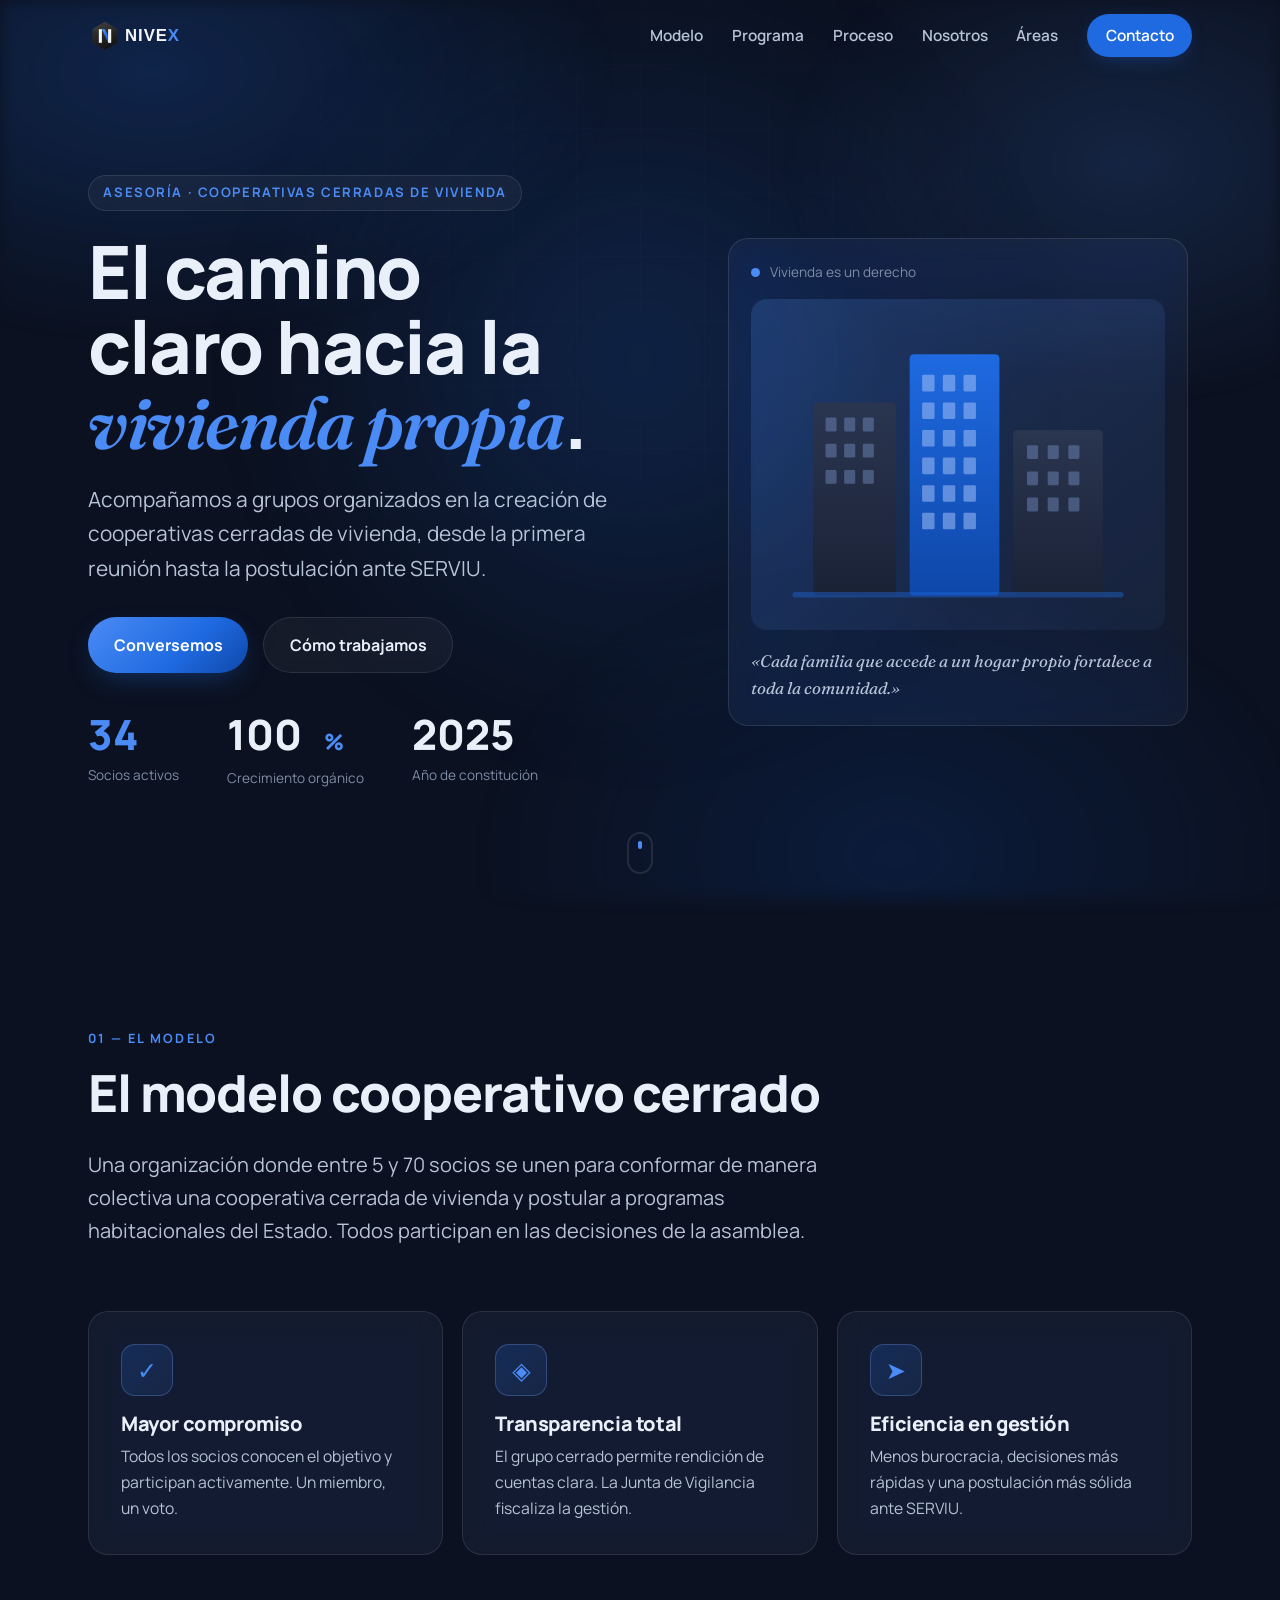
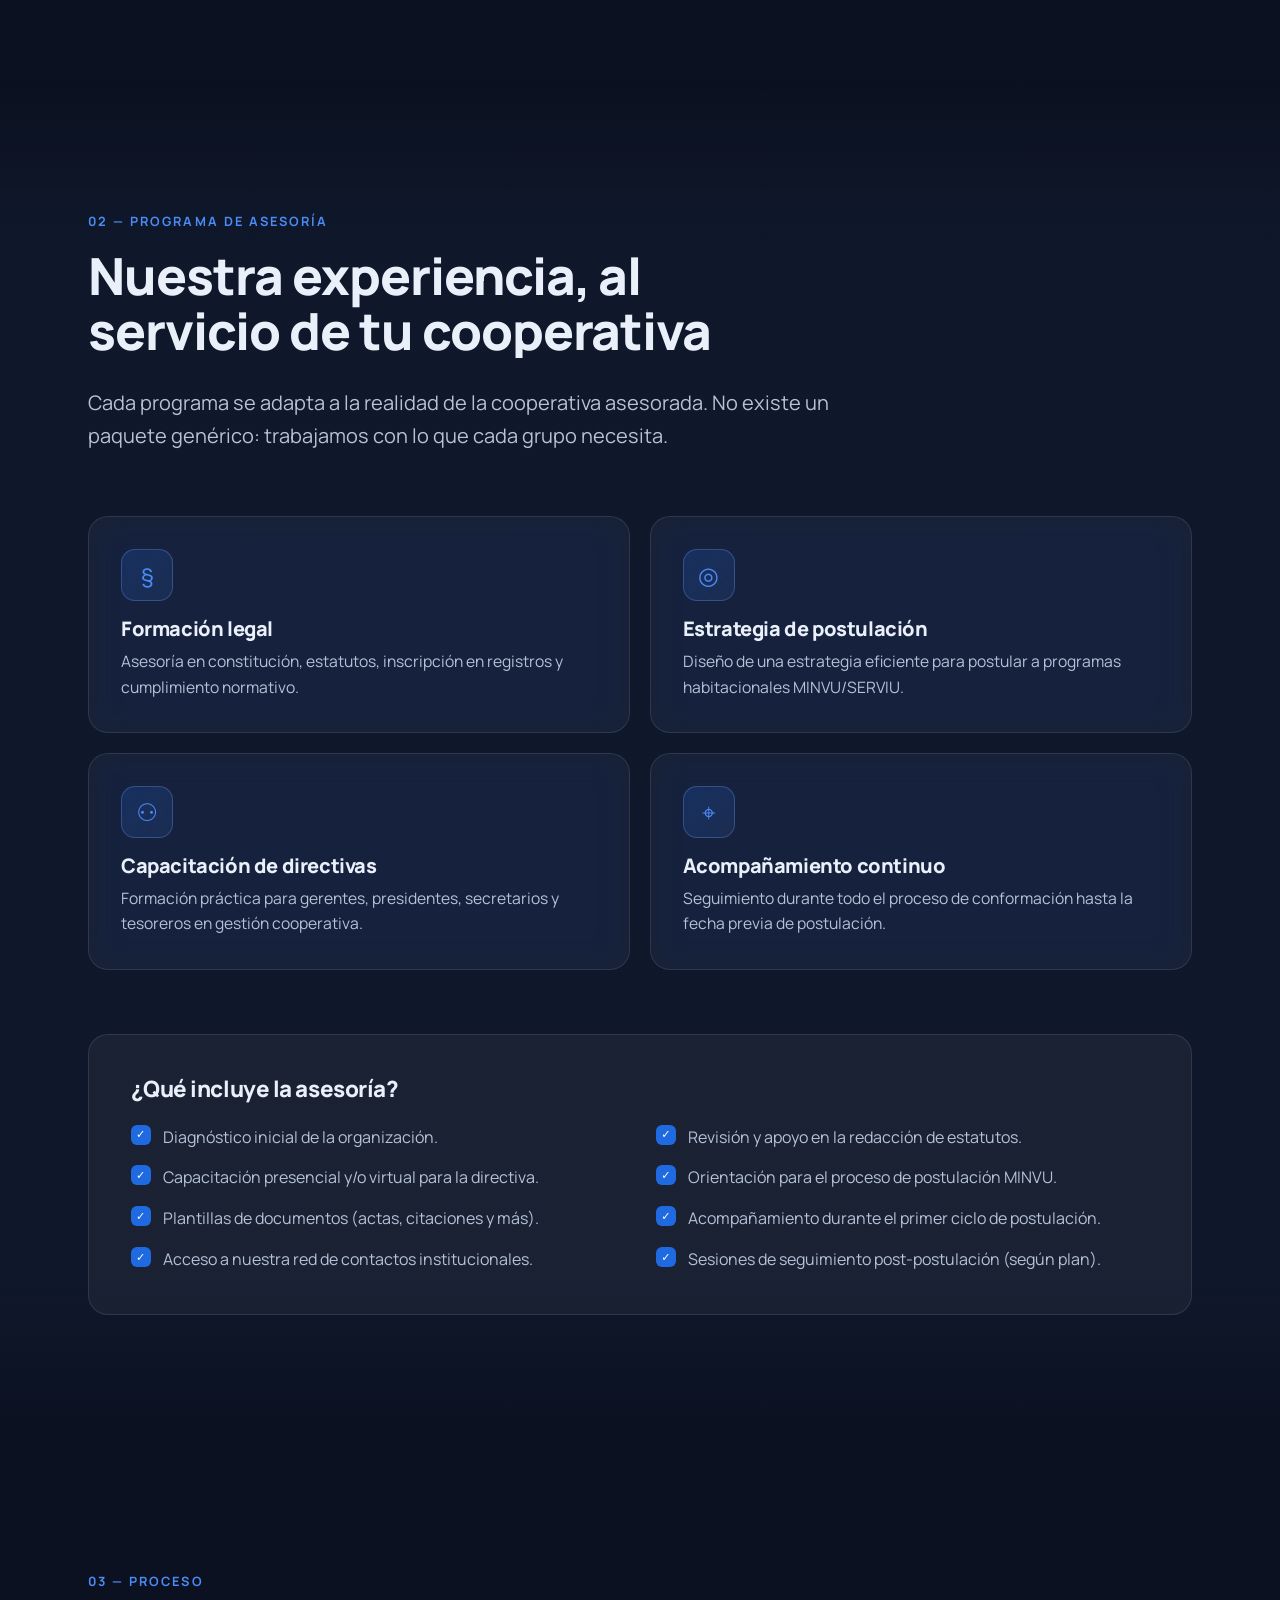
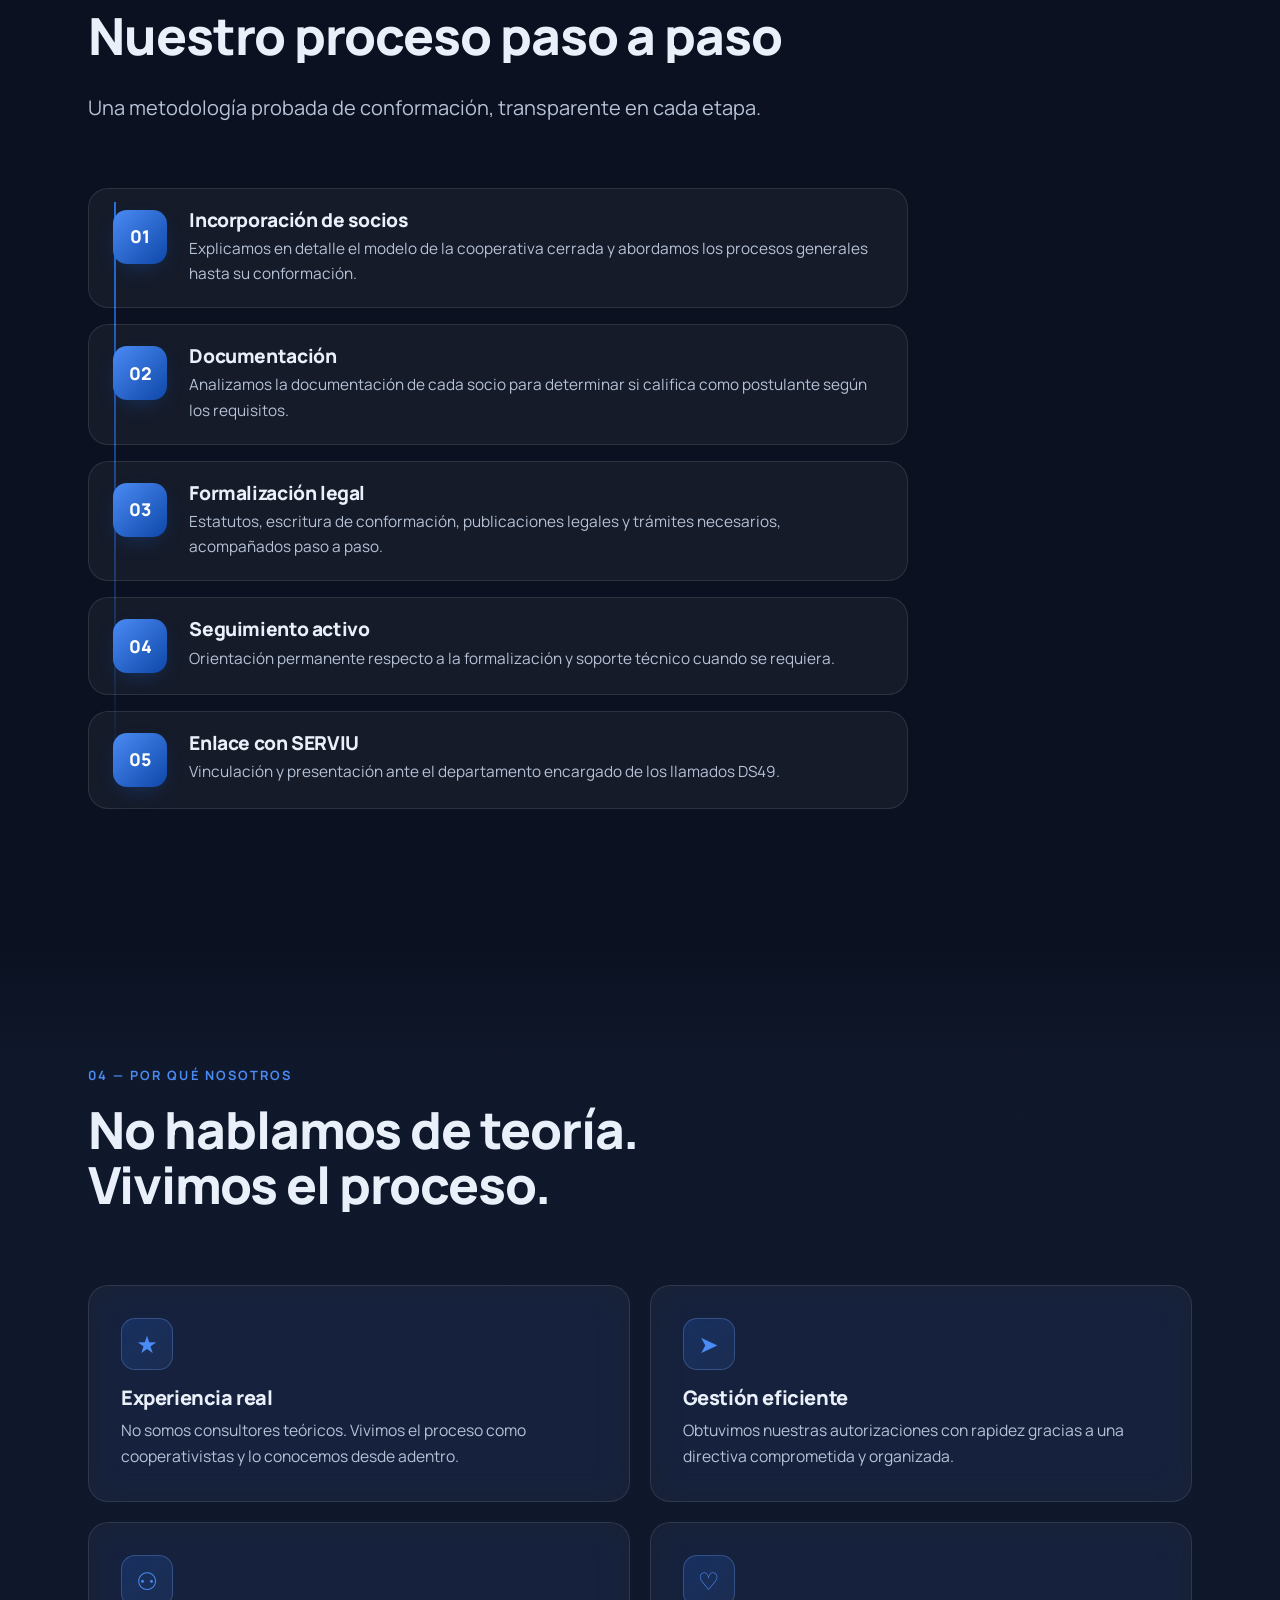
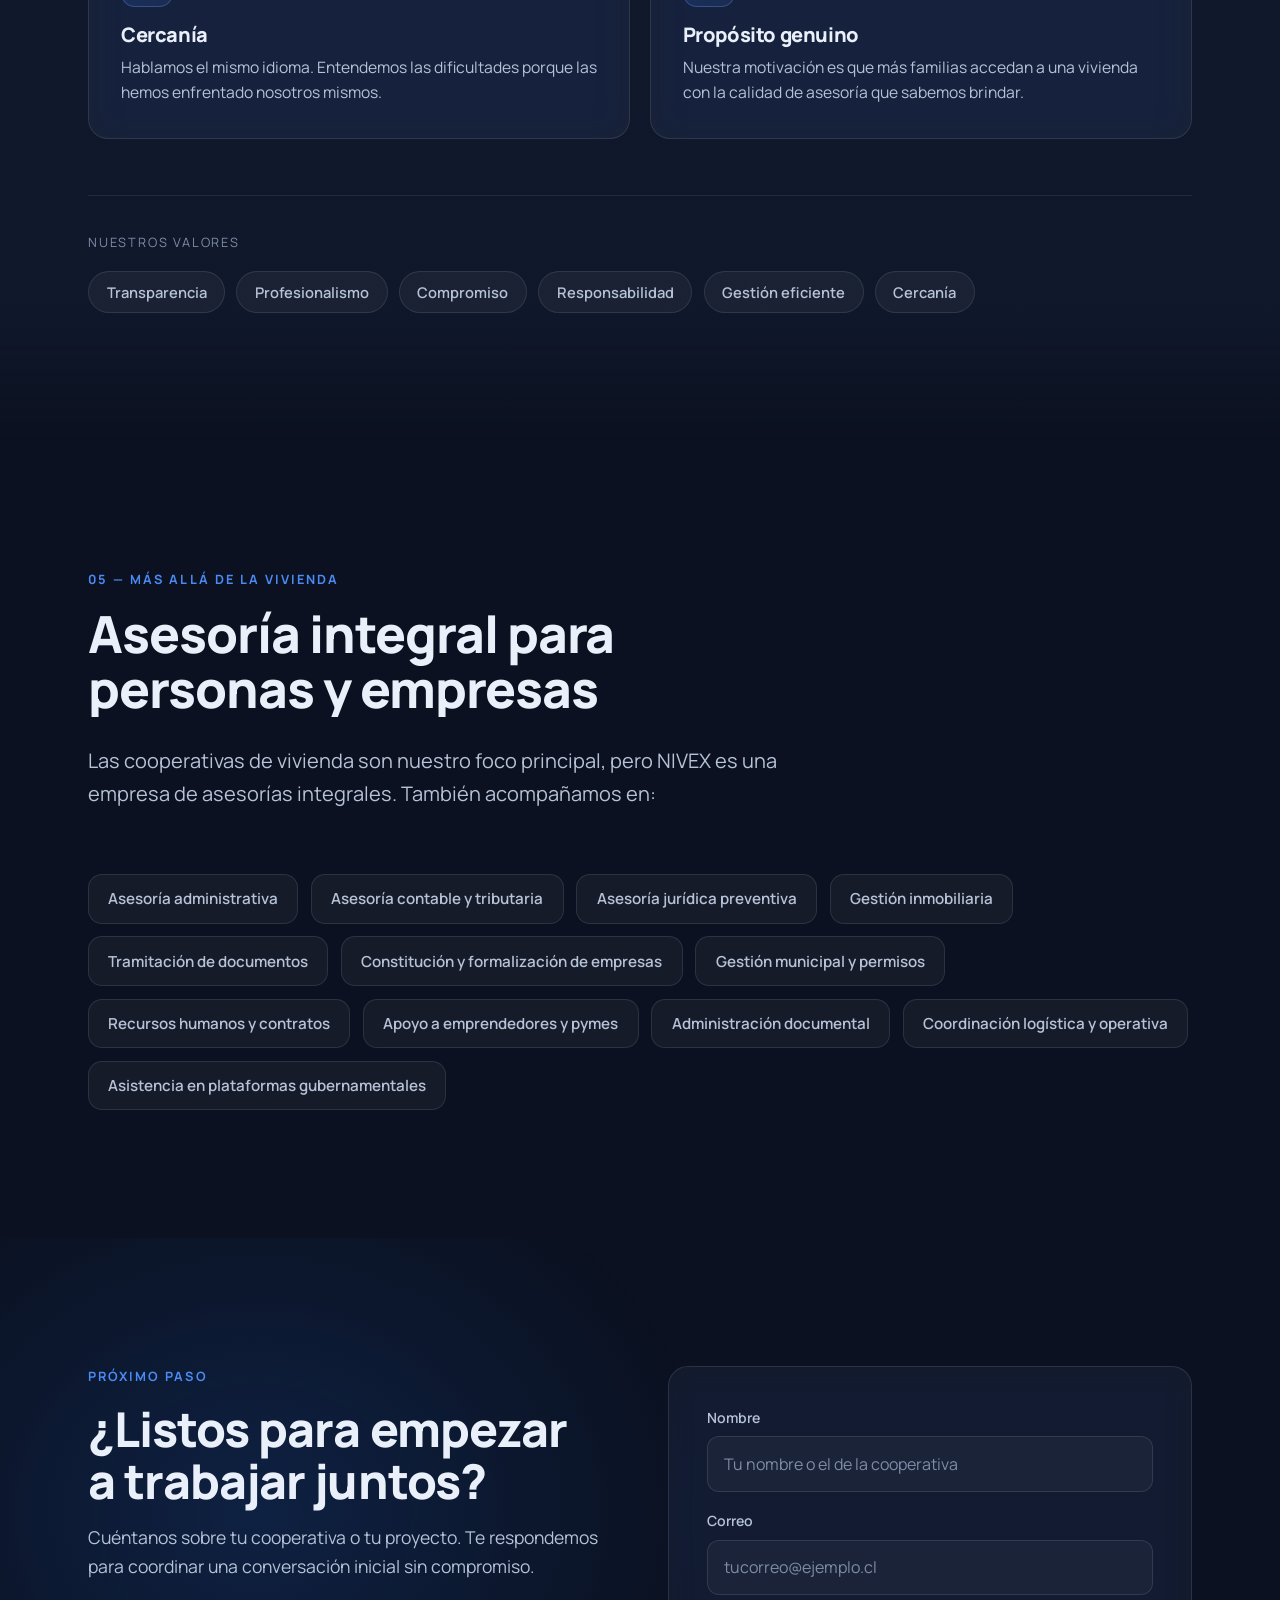
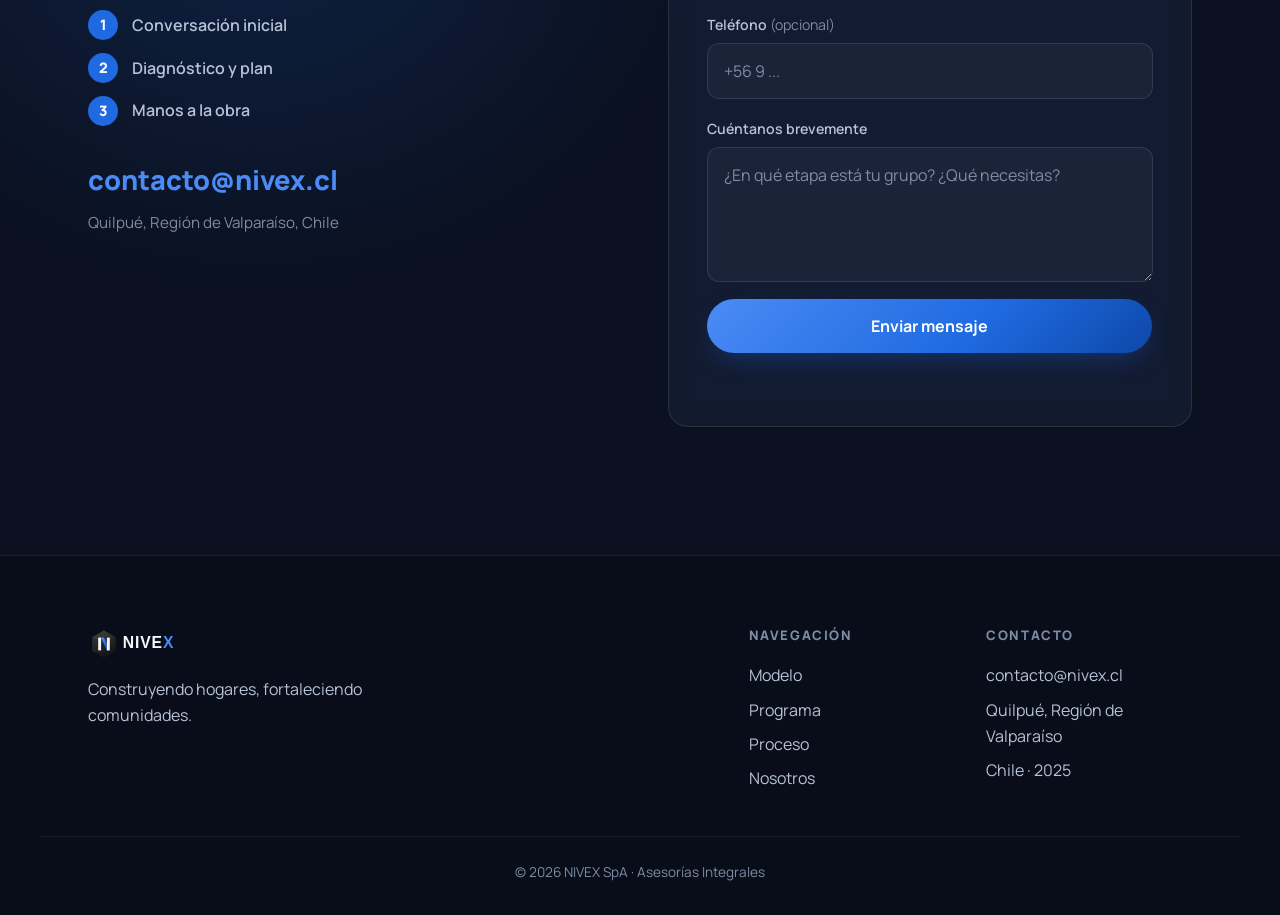
<file: nivex-site/index.html>
<!DOCTYPE html>
<html lang="es">
<head>
  <meta charset="UTF-8">
  <meta name="viewport" content="width=device-width, initial-scale=1.0">
  <title>NIVEX SpA — Asesoría para Cooperativas Cerradas de Vivienda</title>
  <meta name="description" content="NIVEX SpA acompaña a grupos organizados en la creación de cooperativas cerradas de vivienda en Chile: formación legal, estrategia de postulación SERVIU/MINVU y acompañamiento continuo.">
  <meta name="theme-color" content="#0E1422">

  <!-- Open Graph -->
  <meta property="og:title" content="NIVEX SpA — Asesoría para Cooperativas de Vivienda">
  <meta property="og:description" content="El camino claro hacia la vivienda propia. Asesoría integral para cooperativas cerradas de vivienda.">
  <meta property="og:type" content="website">
  <meta property="og:image" content="assets/img/logo-mark-512.png">

  <link rel="icon" href="assets/favicon.ico" sizes="any">
  <link rel="icon" href="assets/img/logo-mark.svg" type="image/svg+xml">
  <link rel="apple-touch-icon" href="assets/img/logo-mark-180.png">
  <link rel="manifest" href="site.webmanifest">

  <link rel="preconnect" href="https://fonts.googleapis.com">
  <link rel="preconnect" href="https://fonts.gstatic.com" crossorigin>
  <link rel="stylesheet" href="https://fonts.googleapis.com/css2?family=Manrope:wght@400;500;600;700;800&family=Fraunces:ital,opsz,wght@0,9..144,400;0,9..144,600;1,9..144,500;1,9..144,600&display=swap">

  <link rel="stylesheet" href="styles.css?v=20260609">
</head>
<body>
  <a class="skip-link" href="#main">Saltar al contenido</a>

  <!-- Splash -->
  <div class="splash" id="splash" aria-hidden="true">
    <div class="splash-mark">
      <img src="assets/img/logo-mark.svg" alt="" width="64" height="64">
      <span class="splash-word">NIVEX</span>
    </div>
  </div>

  <!-- background mesh -->
  <div class="bg-mesh" aria-hidden="true"></div>
  <div class="bg-grid" aria-hidden="true"></div>

  <!-- NAV -->
  <header class="nav" id="nav">
    <div class="nav-inner">
      <a href="#top" class="nav-logo" aria-label="NIVEX inicio">
        <img src="assets/img/logo-nivex-light.svg" alt="NIVEX SpA" height="34">
      </a>
      <nav class="nav-links" aria-label="Principal">
        <a href="#modelo">Modelo</a>
        <a href="#programa">Programa</a>
        <a href="#proceso">Proceso</a>
        <a href="#nosotros">Nosotros</a>
        <a href="#areas">Áreas</a>
        <a href="#contacto" class="nav-cta">Contacto</a>
      </nav>
      <button class="nav-toggle" id="navToggle" aria-label="Abrir menú" aria-expanded="false">
        <span></span><span></span><span></span>
      </button>
    </div>
    <nav class="nav-mobile" id="navMobile" aria-label="Móvil">
      <a href="#modelo">Modelo</a>
      <a href="#programa">Programa</a>
      <a href="#proceso">Proceso</a>
      <a href="#nosotros">Nosotros</a>
      <a href="#areas">Áreas</a>
      <a href="#contacto">Contacto</a>
    </nav>
  </header>

  <main id="main">

    <!-- HERO -->
    <section class="hero" id="top">
      <div class="hero-glow" aria-hidden="true"></div>
      <div class="container hero-inner">
        <div class="hero-copy">
          <p class="kicker reveal" data-edit="hero.kicker">Asesoría · Cooperativas Cerradas de Vivienda</p>
          <h1 class="hero-title reveal" data-edit-html="hero.title">El camino claro hacia la <em>vivienda propia</em>.</h1>
          <p class="hero-sub reveal" data-edit="hero.sub">Acompañamos a grupos organizados en la creación de cooperativas cerradas de vivienda, desde la primera reunión hasta la postulación ante SERVIU.</p>
          <div class="hero-actions reveal">
            <a href="#contacto" class="btn btn-primary" data-magnetic>Conversemos</a>
            <a href="#proceso" class="btn btn-ghost">Cómo trabajamos</a>
          </div>
          <div class="hero-stats reveal" data-stats>
            <div class="stat"><span class="stat-num" data-count-to="34">34</span><span class="stat-label">Socios activos</span></div>
            <div class="stat"><span class="stat-num" data-count-to="100">100</span><span class="stat-suffix">%</span><span class="stat-label">Crecimiento orgánico</span></div>
            <div class="stat"><span class="stat-num">2025</span><span class="stat-label">Año de constitución</span></div>
          </div>
        </div>

        <div class="hero-visual reveal">
          <div class="glass-panel hero-card">
            <div class="hero-card-top">
              <span class="hc-dot"></span>
              <span>Vivienda es un derecho</span>
            </div>
            <div class="hero-illu">
              <img src="assets/img/art-buildings.svg" alt="Ilustración de edificios habitacionales" loading="eager">
            </div>
            <p class="hero-card-quote">«Cada familia que accede a un hogar propio fortalece a toda la comunidad.»</p>
          </div>
        </div>
      </div>
      <a href="#modelo" class="scroll-hint" aria-label="Bajar">
        <span></span>
      </a>
    </section>

    <!-- MODELO -->
    <section class="section" id="modelo">
      <div class="container">
        <div class="section-head">
          <p class="eyebrow reveal">01 — El modelo</p>
          <h2 class="section-title reveal" data-split="lines">El modelo cooperativo cerrado</h2>
          <p class="section-lead reveal" data-edit="model.intro">Una organización donde entre 5 y 70 socios se unen para conformar de manera colectiva una cooperativa cerrada de vivienda y postular a programas habitacionales del Estado. Todos participan en las decisiones de la asamblea.</p>
        </div>
        <div class="cards-3" data-model>
          <article class="glass-card tilt reveal">
            <div class="card-icon">✓</div>
            <h3>Mayor compromiso</h3>
            <p>Todos los socios conocen el objetivo y participan activamente. Un miembro, un voto.</p>
          </article>
          <article class="glass-card tilt reveal">
            <div class="card-icon">◈</div>
            <h3>Transparencia total</h3>
            <p>El grupo cerrado permite rendición de cuentas clara. La Junta de Vigilancia fiscaliza la gestión.</p>
          </article>
          <article class="glass-card tilt reveal">
            <div class="card-icon">➤</div>
            <h3>Eficiencia en gestión</h3>
            <p>Menos burocracia, decisiones más rápidas y una postulación más sólida ante SERVIU.</p>
          </article>
        </div>
      </div>
    </section>

    <!-- PROGRAMA -->
    <section class="section section-alt" id="programa">
      <div class="container">
        <div class="section-head">
          <p class="eyebrow reveal">02 — Programa de asesoría</p>
          <h2 class="section-title reveal" data-split="lines">Nuestra experiencia, al servicio de tu cooperativa</h2>
          <p class="section-lead reveal">Cada programa se adapta a la realidad de la cooperativa asesorada. No existe un paquete genérico: trabajamos con lo que cada grupo necesita.</p>
        </div>
        <div class="cards-2" data-program>
          <article class="glass-card feature reveal"><div class="card-icon">§</div><h3>Formación legal</h3><p>Asesoría en constitución, estatutos, inscripción en registros y cumplimiento normativo.</p></article>
          <article class="glass-card feature reveal"><div class="card-icon">◎</div><h3>Estrategia de postulación</h3><p>Diseño de una estrategia eficiente para postular a programas habitacionales MINVU/SERVIU.</p></article>
          <article class="glass-card feature reveal"><div class="card-icon">⚇</div><h3>Capacitación de directivas</h3><p>Formación práctica para gerentes, presidentes, secretarios y tesoreros en gestión cooperativa.</p></article>
          <article class="glass-card feature reveal"><div class="card-icon">⌖</div><h3>Acompañamiento continuo</h3><p>Seguimiento durante todo el proceso de conformación hasta la fecha previa de postulación.</p></article>
        </div>

        <div class="includes reveal">
          <h3 class="includes-title">¿Qué incluye la asesoría?</h3>
          <ul class="includes-list" data-includes>
            <li>Diagnóstico inicial de la organización.</li>
            <li>Revisión y apoyo en la redacción de estatutos.</li>
            <li>Capacitación presencial y/o virtual para la directiva.</li>
            <li>Orientación para el proceso de postulación MINVU.</li>
            <li>Plantillas de documentos (actas, citaciones y más).</li>
            <li>Acompañamiento durante el primer ciclo de postulación.</li>
            <li>Acceso a nuestra red de contactos institucionales.</li>
            <li>Sesiones de seguimiento post-postulación (según plan).</li>
          </ul>
        </div>
      </div>
    </section>

    <!-- PROCESO -->
    <section class="section" id="proceso">
      <div class="container">
        <div class="section-head">
          <p class="eyebrow reveal">03 — Proceso</p>
          <h2 class="section-title reveal" data-split="lines">Nuestro proceso paso a paso</h2>
          <p class="section-lead reveal">Una metodología probada de conformación, transparente en cada etapa.</p>
        </div>
        <ol class="timeline" data-process>
          <li class="timeline-item reveal"><span class="tl-n">01</span><div class="tl-body"><h3>Incorporación de socios</h3><p>Explicamos en detalle el modelo de la cooperativa cerrada y abordamos los procesos generales hasta su conformación.</p></div></li>
          <li class="timeline-item reveal"><span class="tl-n">02</span><div class="tl-body"><h3>Documentación</h3><p>Analizamos la documentación de cada socio para determinar si califica como postulante según los requisitos.</p></div></li>
          <li class="timeline-item reveal"><span class="tl-n">03</span><div class="tl-body"><h3>Formalización legal</h3><p>Estatutos, escritura de conformación, publicaciones legales y trámites necesarios, acompañados paso a paso.</p></div></li>
          <li class="timeline-item reveal"><span class="tl-n">04</span><div class="tl-body"><h3>Seguimiento activo</h3><p>Orientación permanente respecto a la formalización y soporte técnico cuando se requiera.</p></div></li>
          <li class="timeline-item reveal"><span class="tl-n">05</span><div class="tl-body"><h3>Enlace con SERVIU</h3><p>Vinculación y presentación ante el departamento encargado de los llamados DS49.</p></div></li>
        </ol>
      </div>
    </section>

    <!-- NOSOTROS -->
    <section class="section section-alt" id="nosotros">
      <div class="container">
        <div class="section-head">
          <p class="eyebrow reveal">04 — Por qué nosotros</p>
          <h2 class="section-title reveal" data-split="lines">No hablamos de teoría. Vivimos el proceso.</h2>
        </div>
        <div class="cards-2 why-grid" data-why>
          <article class="glass-card why reveal"><div class="card-icon">★</div><h3>Experiencia real</h3><p>No somos consultores teóricos. Vivimos el proceso como cooperativistas y lo conocemos desde adentro.</p></article>
          <article class="glass-card why reveal"><div class="card-icon">➤</div><h3>Gestión eficiente</h3><p>Obtuvimos nuestras autorizaciones con rapidez gracias a una directiva comprometida y organizada.</p></article>
          <article class="glass-card why reveal"><div class="card-icon">⚇</div><h3>Cercanía</h3><p>Hablamos el mismo idioma. Entendemos las dificultades porque las hemos enfrentado nosotros mismos.</p></article>
          <article class="glass-card why reveal"><div class="card-icon">♡</div><h3>Propósito genuino</h3><p>Nuestra motivación es que más familias accedan a una vivienda con la calidad de asesoría que sabemos brindar.</p></article>
        </div>

        <div class="values reveal" data-values>
          <span class="values-label">Nuestros valores</span>
          <div class="values-list">
            <span>Transparencia</span><span>Profesionalismo</span><span>Compromiso</span><span>Responsabilidad</span><span>Gestión eficiente</span><span>Cercanía</span>
          </div>
        </div>
      </div>
    </section>

    <!-- ÁREAS -->
    <section class="section" id="areas">
      <div class="container">
        <div class="section-head">
          <p class="eyebrow reveal">05 — Más allá de la vivienda</p>
          <h2 class="section-title reveal" data-split="lines">Asesoría integral para personas y empresas</h2>
          <p class="section-lead reveal">Las cooperativas de vivienda son nuestro foco principal, pero NIVEX es una empresa de asesorías integrales. También acompañamos en:</p>
        </div>
        <div class="areas-grid" data-areas>
          <span class="area-chip reveal">Asesoría administrativa</span>
          <span class="area-chip reveal">Asesoría contable y tributaria</span>
          <span class="area-chip reveal">Asesoría jurídica preventiva</span>
          <span class="area-chip reveal">Gestión inmobiliaria</span>
          <span class="area-chip reveal">Tramitación de documentos</span>
          <span class="area-chip reveal">Constitución y formalización de empresas</span>
          <span class="area-chip reveal">Gestión municipal y permisos</span>
          <span class="area-chip reveal">Recursos humanos y contratos</span>
          <span class="area-chip reveal">Apoyo a emprendedores y pymes</span>
          <span class="area-chip reveal">Administración documental</span>
          <span class="area-chip reveal">Coordinación logística y operativa</span>
          <span class="area-chip reveal">Asistencia en plataformas gubernamentales</span>
        </div>
      </div>
    </section>

    <!-- CTA / CONTACTO -->
    <section class="section cta-section" id="contacto">
      <div class="cta-glow" aria-hidden="true"></div>
      <div class="container cta-inner">
        <div class="cta-copy reveal">
          <p class="eyebrow">Próximo paso</p>
          <h2 class="cta-title">¿Listos para empezar a trabajar juntos?</h2>
          <p class="cta-lead">Cuéntanos sobre tu cooperativa o tu proyecto. Te respondemos para coordinar una conversación inicial sin compromiso.</p>
          <ul class="cta-steps" data-steps>
            <li><span>1</span> Conversación inicial</li>
            <li><span>2</span> Diagnóstico y plan</li>
            <li><span>3</span> Manos a la obra</li>
          </ul>
          <div class="cta-contact">
            <a href="mailto:contacto@nivex.cl" class="cta-email" data-edit-href="email">contacto@nivex.cl</a>
            <p class="cta-loc">Quilpué, Región de Valparaíso, Chile</p>
          </div>
        </div>

        <form class="glass-panel cta-form" id="contactForm" novalidate>
          <div class="field">
            <label for="f-name">Nombre</label>
            <input id="f-name" name="name" type="text" required placeholder="Tu nombre o el de la cooperativa">
          </div>
          <div class="field">
            <label for="f-email">Correo</label>
            <input id="f-email" name="email" type="email" required placeholder="tucorreo@ejemplo.cl">
          </div>
          <div class="field">
            <label for="f-phone">Teléfono <span class="opt">(opcional)</span></label>
            <input id="f-phone" name="phone" type="tel" placeholder="+56 9 ...">
          </div>
          <div class="field">
            <label for="f-msg">Cuéntanos brevemente</label>
            <textarea id="f-msg" name="message" rows="4" required placeholder="¿En qué etapa está tu grupo? ¿Qué necesitas?"></textarea>
          </div>
          <button type="submit" class="btn btn-primary btn-block" data-submit>
            <span class="btn-label">Enviar mensaje</span>
            <svg class="btn-check" viewBox="0 0 24 24" width="22" height="22" aria-hidden="true"><path d="M4 12.5l5 5 11-11" fill="none" stroke="currentColor" stroke-width="2.5" stroke-linecap="round" stroke-linejoin="round"/></svg>
          </button>
          <p class="form-note" id="formNote" role="status" aria-live="polite"></p>
        </form>
      </div>
    </section>
  </main>

  <!-- FOOTER -->
  <footer class="footer">
    <div class="container footer-inner">
      <div class="footer-brand">
        <img src="assets/img/logo-nivex-light.svg" alt="NIVEX SpA" height="32">
        <p>Construyendo hogares, fortaleciendo comunidades.</p>
      </div>
      <div class="footer-cols">
        <div class="footer-col">
          <h4>Navegación</h4>
          <a href="#modelo">Modelo</a>
          <a href="#programa">Programa</a>
          <a href="#proceso">Proceso</a>
          <a href="#nosotros">Nosotros</a>
        </div>
        <div class="footer-col">
          <h4>Contacto</h4>
          <a href="mailto:contacto@nivex.cl">contacto@nivex.cl</a>
          <span>Quilpué, Región de Valparaíso</span>
          <span>Chile · 2025</span>
        </div>
      </div>
    </div>
    <div class="footer-bottom container">
      <span>© <span data-year>2026</span> NIVEX SpA · Asesorías Integrales</span>
    </div>
  </footer>

  <button class="cursor" id="cursor" aria-hidden="true"></button>

  <script defer src="lib/gsap.min.js"></script>
  <script defer src="lib/ScrollTrigger.min.js"></script>
  <script defer src="lib/manifest.js"></script>
  <script defer src="main.js?v=20260609"></script>
</body>
</html>
</file>
<file: nivex-site/styles.css>
/* =============================================================
   NIVEX SpA — styles.css
   Archetype: Glassmorphism Modern (corporate / trust-forward)
   Palette: anthracite #1A1A1A · electric blue #1F6AE1 · light gray #E5E5E5
   ============================================================= */

/* ---------- 1. Tokens ---------- */
:root {
  --bg:        #0B1120;   /* deep navy-anthracite base */
  --bg-2:      #0E1626;
  --bg-3:      #131d33;   /* alt sections */
  --ink:       #1A1A1A;   /* brand anthracite (for light surfaces) */
  --paper:     #F5F7FA;
  --gray:      #E5E5E5;   /* brand light gray */

  --text:      #EAF0FA;   /* text on dark */
  --text-soft: #B6C2D6;
  --text-mute: #7E8CA6;

  --accent:    #1F6AE1;   /* brand electric blue */
  --accent-2:  #4B8BF5;
  --accent-3:  #0E47A8;
  --accent-glow: rgba(31,106,225,0.45);

  --glass:     rgba(255,255,255,0.045);
  --glass-2:   rgba(255,255,255,0.07);
  --glass-brd: rgba(255,255,255,0.10);
  --glass-brd-hi: rgba(120,160,240,0.30);

  --line:      rgba(255,255,255,0.08);
  --radius:    20px;
  --radius-sm: 12px;
  --maxw:      1200px;
  --gutter:    clamp(1.2rem, 4vw, 3rem);

  --sans: "Manrope", system-ui, -apple-system, "Segoe UI", Roboto, Arial, sans-serif;
  --serif: "Fraunces", Georgia, "Times New Roman", serif;

  --ease-out: cubic-bezier(0.16, 1, 0.3, 1);
  --ease-soft: cubic-bezier(0.25, 0.46, 0.45, 0.94);
  --ease-bounce: cubic-bezier(0.34, 1.4, 0.64, 1);
}

/* ---------- 2. Reset & base ---------- */
*, *::before, *::after { box-sizing: border-box; margin: 0; }
html { -webkit-text-size-adjust: 100%; scroll-behavior: smooth; scroll-padding-top: 90px; }
body {
  font-family: var(--sans);
  font-size: 16px; line-height: 1.65;
  color: var(--text);
  background: var(--bg);
  -webkit-font-smoothing: antialiased;
  text-rendering: optimizeLegibility;
  overflow-x: clip;
  overscroll-behavior-y: none;
}
img, svg { display: block; max-width: 100%; }
img { height: auto; }
button { font: inherit; color: inherit; cursor: pointer; border: 0; background: none; }
a { color: inherit; text-decoration: none; }
ul, ol { list-style: none; padding: 0; }
p { text-wrap: pretty; }
h1, h2, h3, h4 { text-wrap: balance; line-height: 1.08; letter-spacing: -0.02em; font-weight: 800; }
em { font-style: italic; }
::selection { background: var(--accent); color: #fff; }

:focus-visible { outline: 2px solid var(--accent-2); outline-offset: 3px; border-radius: 6px; }

.skip-link {
  position: fixed; top: -100px; left: 1rem; padding: .6rem 1rem;
  background: var(--paper); color: var(--ink); z-index: 9999;
  border-radius: 8px; font-weight: 600;
}
.skip-link:focus { top: 1rem; }

/* ---------- 3. Layout ---------- */
.container { width: 100%; max-width: var(--maxw); margin-inline: auto; padding-inline: var(--gutter); }
.section { padding-block: clamp(4.5rem, 10vw, 8rem); position: relative; }
.section-alt { background:
  linear-gradient(180deg, transparent, rgba(19,29,51,0.6) 12%, rgba(19,29,51,0.6) 88%, transparent); }

.section-head { max-width: 760px; margin-bottom: clamp(2.5rem, 5vw, 4rem); }
.eyebrow {
  font-size: .8rem; font-weight: 700; letter-spacing: .16em; text-transform: uppercase;
  color: var(--accent-2); margin-bottom: 1rem;
}
.section-title { font-size: clamp(2rem, 5vw, 3.2rem); margin-bottom: 1.2rem; }
.section-lead { font-size: clamp(1.05rem, 2.2vw, 1.25rem); color: var(--text-soft); max-width: 64ch; }

/* ---------- 4. Background mesh & grid ---------- */
.bg-mesh {
  position: fixed; inset: 0; z-index: -2; pointer-events: none;
  background:
    radial-gradient(60% 50% at 12% 8%, rgba(31,106,225,0.22), transparent 60%),
    radial-gradient(45% 45% at 88% 18%, rgba(75,139,245,0.16), transparent 60%),
    radial-gradient(55% 55% at 70% 95%, rgba(14,71,168,0.20), transparent 60%);
  filter: blur(8px);
  animation: meshDrift 26s ease-in-out infinite alternate;
}
@keyframes meshDrift {
  0%   { transform: translate3d(0,0,0) scale(1); }
  100% { transform: translate3d(0,-3%,0) scale(1.08); }
}
.bg-grid {
  position: fixed; inset: 0; z-index: -1; pointer-events: none; opacity: .5;
  background-image:
    linear-gradient(rgba(255,255,255,0.03) 1px, transparent 1px),
    linear-gradient(90deg, rgba(255,255,255,0.03) 1px, transparent 1px);
  background-size: 64px 64px;
  mask-image: radial-gradient(circle at 50% 30%, #000 0%, transparent 75%);
}

/* ---------- 5. Splash ---------- */
.splash {
  position: fixed; inset: 0; z-index: 9000;
  display: grid; place-items: center;
  background: var(--bg);
  animation: splashOut .7s var(--ease-out) 1.5s forwards;
}
.splash-mark { display: flex; align-items: center; gap: .9rem; opacity: 0; animation: splashIn .7s var(--ease-out) .1s forwards; }
.splash-mark img { width: 56px; height: 56px; }
.splash-word { font-size: 2rem; font-weight: 800; letter-spacing: .22em; color: var(--text); }
@keyframes splashIn { from { opacity: 0; transform: translateY(10px); } to { opacity: 1; transform: none; } }
@keyframes splashOut { to { opacity: 0; visibility: hidden; } }
.is-ready .splash { animation: splashOut .6s var(--ease-out) forwards; }

/* ---------- 6. Nav ---------- */
.nav {
  position: fixed; top: 0; left: 0; right: 0; z-index: 1000;
  transition: background .4s var(--ease-out), backdrop-filter .4s, border-color .4s;
  border-bottom: 1px solid transparent;
}
.nav.scrolled {
  background: rgba(11,17,32,0.72);
  backdrop-filter: blur(16px) saturate(160%);
  -webkit-backdrop-filter: blur(16px) saturate(160%);
  border-bottom-color: var(--line);
}
.nav-inner { display: flex; align-items: center; justify-content: space-between; gap: 1rem;
  max-width: var(--maxw); margin-inline: auto; padding: .9rem var(--gutter); }
.nav-logo img { height: 34px; }
.nav-links { display: none; align-items: center; gap: 1.8rem; }
.nav-links a { font-weight: 600; font-size: .96rem; color: var(--text-soft); transition: color .25s; }
.nav-links a:hover { color: var(--text); }
.nav-cta {
  padding: .55rem 1.15rem; border-radius: 100px;
  background: var(--accent); color: #fff !important;
  box-shadow: 0 6px 22px -8px var(--accent-glow);
  transition: transform .25s var(--ease-out), box-shadow .25s;
}
.nav-cta:hover { transform: translateY(-2px); box-shadow: 0 12px 30px -10px var(--accent-glow); }

.nav-toggle { display: flex; flex-direction: column; gap: 5px; padding: 8px; }
.nav-toggle span { width: 24px; height: 2px; background: var(--text); border-radius: 2px; transition: .3s var(--ease-out); }
.nav-toggle[aria-expanded="true"] span:nth-child(1) { transform: translateY(7px) rotate(45deg); }
.nav-toggle[aria-expanded="true"] span:nth-child(2) { opacity: 0; }
.nav-toggle[aria-expanded="true"] span:nth-child(3) { transform: translateY(-7px) rotate(-45deg); }

.nav-mobile {
  display: grid; gap: .2rem; overflow: hidden; max-height: 0;
  background: rgba(11,17,32,0.95); backdrop-filter: blur(16px);
  transition: max-height .4s var(--ease-out);
  padding-inline: var(--gutter);
}
.nav-mobile.open { max-height: 360px; padding-block: 1rem; border-top: 1px solid var(--line); }
.nav-mobile a { padding: .75rem 0; font-weight: 600; color: var(--text-soft); border-bottom: 1px solid var(--line); }
.nav-mobile a:last-child { border-bottom: 0; }

/* ---------- 7. Buttons ---------- */
.btn {
  display: inline-flex; align-items: center; justify-content: center; gap: .55rem;
  padding: .85rem 1.6rem; border-radius: 100px; font-weight: 700; font-size: 1rem;
  transition: transform .3s var(--ease-out), box-shadow .3s, background .3s;
  will-change: transform;
}
.btn-primary {
  background: linear-gradient(135deg, var(--accent-2), var(--accent) 60%, var(--accent-3));
  color: #fff; box-shadow: 0 10px 30px -10px var(--accent-glow);
}
.btn-primary:hover { transform: translateY(-3px); box-shadow: 0 18px 40px -12px var(--accent-glow); }
.btn-ghost {
  color: var(--text); border: 1px solid var(--glass-brd);
  background: var(--glass); backdrop-filter: blur(8px);
}
.btn-ghost:hover { border-color: var(--glass-brd-hi); transform: translateY(-3px); }
.btn-block { width: 100%; }

/* ---------- 8. Glass surfaces ---------- */
.glass-panel, .glass-card {
  background: var(--glass);
  border: 1px solid var(--glass-brd);
  border-radius: var(--radius);
  backdrop-filter: blur(14px) saturate(150%);
  -webkit-backdrop-filter: blur(14px) saturate(150%);
}
@supports not (backdrop-filter: blur(10px)) {
  .glass-panel, .glass-card { background: rgba(19,29,51,0.85); }
}

.glass-card {
  padding: clamp(1.4rem, 3vw, 2rem);
  position: relative; overflow: hidden;
  transition: transform .4s var(--ease-out), border-color .4s, box-shadow .4s;
}
.glass-card::before {
  content: ""; position: absolute; inset: 0; border-radius: inherit;
  background: radial-gradient(420px circle at var(--mx, 50%) var(--my, 0%), rgba(75,139,245,0.14), transparent 60%);
  opacity: 0; transition: opacity .4s;
}
.glass-card:hover { transform: translateY(-6px); border-color: var(--glass-brd-hi);
  box-shadow: 0 24px 50px -24px rgba(0,0,0,0.6); }
.glass-card:hover::before { opacity: 1; }
.card-icon {
  width: 52px; height: 52px; display: grid; place-items: center;
  border-radius: 14px; font-size: 1.5rem; margin-bottom: 1.1rem;
  background: linear-gradient(135deg, rgba(31,106,225,0.22), rgba(75,139,245,0.10));
  border: 1px solid var(--glass-brd-hi); color: var(--accent-2);
}
.glass-card h3 { font-size: 1.25rem; margin-bottom: .55rem; }
.glass-card p { color: var(--text-soft); font-size: .98rem; }

.cards-3 { display: grid; gap: 1.2rem; grid-template-columns: 1fr; }
.cards-2 { display: grid; gap: 1.2rem; grid-template-columns: 1fr; }

/* ---------- 9. Hero ---------- */
.hero { position: relative; padding-top: 8rem; padding-bottom: 4rem; min-height: 100svh; display: flex; align-items: center; }
.hero-glow {
  position: absolute; top: -10%; left: 50%; transform: translateX(-50%);
  width: 80vw; height: 80vw; max-width: 900px; max-height: 900px;
  background: radial-gradient(circle, rgba(31,106,225,0.20), transparent 62%);
  filter: blur(40px); z-index: -1; pointer-events: none;
}
.hero-inner { display: grid; gap: clamp(2rem,5vw,4rem); grid-template-columns: 1fr; align-items: center; }
.kicker {
  display: inline-flex; align-items: center; gap: .5rem;
  font-size: .82rem; font-weight: 700; letter-spacing: .12em; text-transform: uppercase;
  color: var(--accent-2); padding: .4rem .9rem; border-radius: 100px;
  background: var(--glass); border: 1px solid var(--glass-brd); margin-bottom: 1.4rem;
}
.hero-title { font-size: clamp(2.4rem, 7vw, 4.6rem); line-height: 1.02; margin-bottom: 1.4rem; }
.hero-title em { color: var(--accent-2); font-family: var(--serif); font-weight: 600; }
.hero-sub { font-size: clamp(1.05rem, 2.4vw, 1.3rem); color: var(--text-soft); max-width: 56ch; margin-bottom: 2rem; }
.hero-actions { display: flex; flex-wrap: wrap; gap: .9rem; margin-bottom: 2.6rem; }

.hero-stats { display: flex; flex-wrap: wrap; gap: clamp(1.4rem, 4vw, 3rem); }
.stat { display: grid; grid-template-columns: auto auto; align-items: baseline; column-gap: 2px; }
.stat-num { font-size: clamp(1.8rem, 4vw, 2.6rem); font-weight: 800; color: var(--text); line-height: 1; }
.stat-suffix { font-size: 1.4rem; font-weight: 800; color: var(--accent-2); }
.stat-label { grid-column: 1 / -1; font-size: .85rem; color: var(--text-mute); margin-top: .35rem; }
.stat:nth-child(1) .stat-num { color: var(--accent-2); }

/* hero card */
.hero-visual { display: flex; justify-content: center; }
.hero-card { width: 100%; max-width: 460px; padding: 1.4rem; }
.hero-card-top { display: flex; align-items: center; gap: .6rem; font-size: .85rem; color: var(--text-mute); margin-bottom: 1rem; }
.hc-dot { width: 9px; height: 9px; border-radius: 50%; background: var(--accent-2); box-shadow: 0 0 0 0 var(--accent-glow); animation: pulse 2.4s infinite; }
@keyframes pulse { 0% { box-shadow: 0 0 0 0 var(--accent-glow);} 70%{ box-shadow: 0 0 0 12px transparent;} 100%{ box-shadow:0 0 0 0 transparent;} }
.hero-illu { border-radius: var(--radius-sm); overflow: hidden; background: rgba(255,255,255,0.02); }
.hero-card-quote { margin-top: 1.1rem; font-family: var(--serif); font-style: italic; font-size: 1.05rem; color: var(--text-soft); }

.scroll-hint { position: absolute; bottom: 1.6rem; left: 50%; transform: translateX(-50%); width: 26px; height: 42px; border: 2px solid var(--glass-brd); border-radius: 100px; display: grid; place-items: start center; padding-top: 7px; }
.scroll-hint span { width: 4px; height: 8px; border-radius: 4px; background: var(--accent-2); animation: scrollDot 1.8s var(--ease-out) infinite; }
@keyframes scrollDot { 0%{ transform: translateY(0); opacity: 1;} 70%{ transform: translateY(14px); opacity: 0;} 100%{ opacity: 0;} }

/* ---------- 10. Includes ---------- */
.includes { margin-top: clamp(2.5rem, 5vw, 4rem); padding: clamp(1.6rem,4vw,2.6rem);
  border: 1px solid var(--glass-brd); border-radius: var(--radius); background: var(--glass); }
.includes-title { font-size: 1.4rem; margin-bottom: 1.4rem; }
.includes-list { display: grid; gap: .85rem; grid-template-columns: 1fr; }
.includes-list li { position: relative; padding-left: 2rem; color: var(--text-soft); }
.includes-list li::before {
  content: "✓"; position: absolute; left: 0; top: 1px; width: 20px; height: 20px;
  display: grid; place-items: center; font-size: .7rem; font-weight: 800; border-radius: 6px;
  background: var(--accent); color: #fff;
}

/* ---------- 11. Timeline ---------- */
.timeline { position: relative; display: grid; gap: 1rem; max-width: 820px; }
.timeline::before { content:""; position:absolute; left: 26px; top: 14px; bottom: 14px; width: 2px;
  background: linear-gradient(var(--accent), transparent); }
.timeline-item { display: flex; gap: 1.4rem; align-items: flex-start; position: relative;
  padding: 1.3rem 1.5rem; border-radius: var(--radius); border: 1px solid var(--glass-brd);
  background: var(--glass); transition: transform .35s var(--ease-out), border-color .35s; }
.timeline-item:hover { transform: translateX(6px); border-color: var(--glass-brd-hi); }
.tl-n { flex: 0 0 auto; width: 54px; height: 54px; display: grid; place-items: center; border-radius: 14px;
  font-weight: 800; font-size: 1.1rem; color: #fff; position: relative; z-index: 1;
  background: linear-gradient(135deg, var(--accent-2), var(--accent-3)); box-shadow: 0 8px 24px -10px var(--accent-glow); }
.tl-body h3 { font-size: 1.2rem; margin-bottom: .35rem; }
.tl-body p { color: var(--text-soft); font-size: .96rem; }

/* ---------- 12. Values ---------- */
.values { margin-top: clamp(2.4rem,5vw,3.5rem); padding-top: 2rem; border-top: 1px solid var(--line); }
.values-label { font-size: .8rem; letter-spacing: .14em; text-transform: uppercase; color: var(--text-mute); }
.values-list { display: flex; flex-wrap: wrap; gap: .7rem; margin-top: 1rem; }
.values-list span { padding: .5rem 1.1rem; border-radius: 100px; font-weight: 600; font-size: .92rem;
  border: 1px solid var(--glass-brd); background: var(--glass); color: var(--text-soft); transition: .3s var(--ease-out); }
.values-list span:hover { color: var(--text); border-color: var(--glass-brd-hi); transform: translateY(-2px); }

/* ---------- 13. Areas ---------- */
.areas-grid { display: flex; flex-wrap: wrap; gap: .8rem; }
.area-chip { padding: .7rem 1.2rem; border-radius: 14px; font-weight: 600; font-size: .95rem;
  border: 1px solid var(--glass-brd); background: var(--glass); color: var(--text-soft);
  transition: .3s var(--ease-out); }
.area-chip:hover { color: var(--text); border-color: var(--glass-brd-hi);
  background: linear-gradient(135deg, rgba(31,106,225,0.16), rgba(75,139,245,0.06)); transform: translateY(-3px); }

/* ---------- 14. CTA ---------- */
.cta-section { overflow: hidden; }
.cta-glow { position: absolute; inset: 0; z-index: -1;
  background: radial-gradient(60% 70% at 20% 30%, rgba(31,106,225,0.18), transparent 60%); }
.cta-inner { display: grid; gap: clamp(2rem,5vw,3.5rem); grid-template-columns: 1fr; align-items: start; }
.cta-title { font-size: clamp(1.9rem, 4.5vw, 3rem); margin: .6rem 0 1rem; }
.cta-lead { color: var(--text-soft); font-size: 1.1rem; max-width: 48ch; margin-bottom: 1.8rem; }
.cta-steps { display: grid; gap: .8rem; margin-bottom: 2rem; }
.cta-steps li { display: flex; align-items: center; gap: .9rem; font-weight: 600; color: var(--text-soft); }
.cta-steps span { width: 30px; height: 30px; flex: 0 0 auto; display: grid; place-items: center; border-radius: 50%;
  background: var(--accent); color: #fff; font-weight: 800; font-size: .9rem; }
.cta-email { font-size: clamp(1.2rem, 3vw, 1.7rem); font-weight: 800; color: var(--accent-2);
  position: relative; display: inline-block; }
.cta-email::after { content:""; position:absolute; left:0; bottom:-3px; width:0; height:2px; background: var(--accent-2); transition: width .35s var(--ease-out); }
.cta-email:hover::after { width: 100%; }
.cta-loc { color: var(--text-mute); margin-top: .5rem; font-size: .95rem; }

/* form */
.cta-form { padding: clamp(1.6rem,4vw,2.4rem); display: grid; gap: 1.1rem; }
.field { display: grid; gap: .45rem; }
.field label { font-size: .88rem; font-weight: 600; color: var(--text-soft); }
.field .opt { color: var(--text-mute); font-weight: 400; }
.field input, .field textarea {
  width: 100%; padding: .85rem 1rem; border-radius: var(--radius-sm);
  background: rgba(255,255,255,0.04); border: 1px solid var(--glass-brd);
  color: var(--text); font: inherit; transition: border-color .3s, background .3s;
}
.field input::placeholder, .field textarea::placeholder { color: var(--text-mute); }
.field input:focus, .field textarea:focus { outline: none; border-color: var(--accent-2); background: rgba(255,255,255,0.06); }
.field textarea { resize: vertical; min-height: 110px; }
.btn-check { display: none; }
.cta-form.is-sent .btn-label { display: none; }
.cta-form.is-sent .btn-check { display: block; animation: pop .4s var(--ease-bounce); }
@keyframes pop { from { transform: scale(0.4); opacity: 0; } to { transform: scale(1); opacity: 1; } }
.form-note { font-size: .9rem; color: var(--accent-2); min-height: 1.2em; }
.form-note.error { color: #ff8a8a; }

/* ---------- 15. Footer ---------- */
.footer { border-top: 1px solid var(--line); padding-top: clamp(3rem,6vw,4.5rem); padding-bottom: 2rem;
  background: rgba(8,12,22,0.6); }
.footer-inner { display: grid; gap: 2.5rem; grid-template-columns: 1fr; }
.footer-brand img { height: 32px; margin-bottom: 1rem; }
.footer-brand p { color: var(--text-soft); max-width: 30ch; }
.footer-cols { display: grid; gap: 2rem; grid-template-columns: 1fr 1fr; }
.footer-col h4 { font-size: .82rem; letter-spacing: .12em; text-transform: uppercase; color: var(--text-mute); margin-bottom: 1rem; }
.footer-col a, .footer-col span { display: block; color: var(--text-soft); padding: .25rem 0; transition: color .25s; }
.footer-col a:hover { color: var(--accent-2); }
.footer-bottom { display: flex; flex-wrap: wrap; justify-content: center; gap: .8rem;
  margin-top: 2.5rem; padding-top: 1.5rem; border-top: 1px solid var(--line);
  font-size: .85rem; color: var(--text-mute); }

/* ---------- 16. Cursor ---------- */
.cursor {
  position: fixed; top: 0; left: 0; width: 28px; height: 28px; border-radius: 50%;
  border: 1.5px solid var(--accent-2); pointer-events: none; z-index: 9999;
  transform: translate3d(-50%,-50%,0); opacity: 0; transition: opacity .25s, width .25s var(--ease-out), height .25s var(--ease-out), background .25s;
  mix-blend-mode: difference;
}
.cursor.is-ready { opacity: 1; }
.cursor.is-hover { width: 46px; height: 46px; background: rgba(75,139,245,0.18); }

/* ---------- 17. Reveal ---------- */
.reveal { opacity: 0; transform: translateY(36px); transition: opacity .8s var(--ease-out), transform .8s var(--ease-out); }
.reveal.is-visible { opacity: 1; transform: none; }
.reveal[data-split] { opacity: 1; transform: none; }   /* defensive — gotcha A.4.5 */
.split-line { display: inline-block; overflow: hidden; }
.split-line > span { display: inline-block; transform: translateY(105%); transition: transform .9s var(--ease-out); }
.split-line.in > span { transform: none; }

/* stagger via index */
.reveal { transition-delay: calc(var(--i, 0) * 70ms); }

/* ---------- 18. Responsive ---------- */
@media (min-width: 720px) {
  .cards-2 { grid-template-columns: 1fr 1fr; }
  .includes-list { grid-template-columns: 1fr 1fr; gap: .9rem 2rem; }
  .footer-inner { grid-template-columns: 1.4fr 1fr; }
}
@media (min-width: 960px) {
  .nav-links { display: flex; }
  .nav-toggle { display: none; }
  .cards-3 { grid-template-columns: repeat(3,1fr); }
  .hero-inner { grid-template-columns: 1.1fr 0.9fr; }
  .cta-inner { grid-template-columns: 1fr 1fr; }
  .footer-cols { grid-template-columns: 1fr 1fr; }
}
@media (min-width: 1280px) {
  .why-grid { grid-template-columns: repeat(2,1fr); }
}

/* ---------- 19. Reduced motion (only intrusive) ---------- */
@media (prefers-reduced-motion: reduce) {
  .bg-mesh { animation: none; }
  .hc-dot { animation: none; }
  .scroll-hint span { animation: none; }
  .splash { animation-delay: .4s; }
}
</file>
